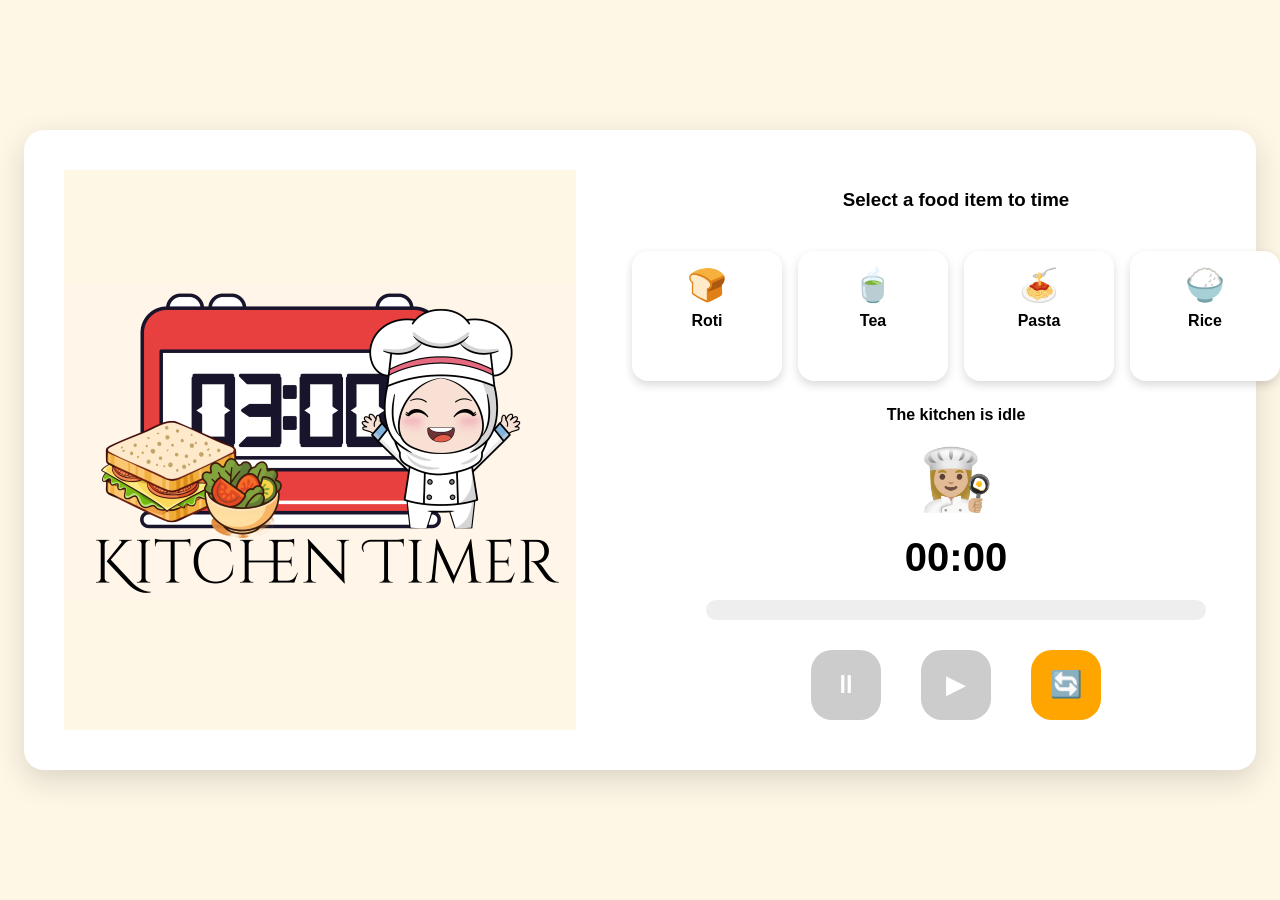
<file: kitchen-timer-app-v2/index.html>
<!DOCTYPE html>
<html>

<head>
  <meta charset="UTF-8">
  <meta name="viewport" content="width=device-width, initial-scale=1">
  <title>Kitchen Timer</title>
  <link rel="stylesheet" href="style.css">
  <link rel="manifest" href="manifest.json">
</head>

<body>
  <div class="app-container">
    <div class="left-panel">
      <div class="logo-area">
          <h1><img src="homePageLogo.png"></h1>
      </div>
    </div>
    <div class="right-panel">
      
      <h3><b>Select a food item to time</b></h3>

      <div id="timer-buttons"></div>

      <p id="status">The kitchen is idle</p>
      <div id="foodItem">👩🏼‍🍳</div>
      <h2 id="timer">00:00</h2>

      <div class="progress-bar">
        <div id="progress"></div>
      </div>

      <div class="controls">
        <button id="pauseBtn" onclick="pauseTimer()" disabled>⏸</button>
        <button id="resumeBtn" onclick="resumeTimer()" disabled>▶</button>
        <button onclick="resetTimer()">🔄</button>
      </div>
    </div>
  </div>

<audio id="alarm" src="alarm.mp3"></audio>
<script src="script.js"></script>

</body>
</html>
</file>
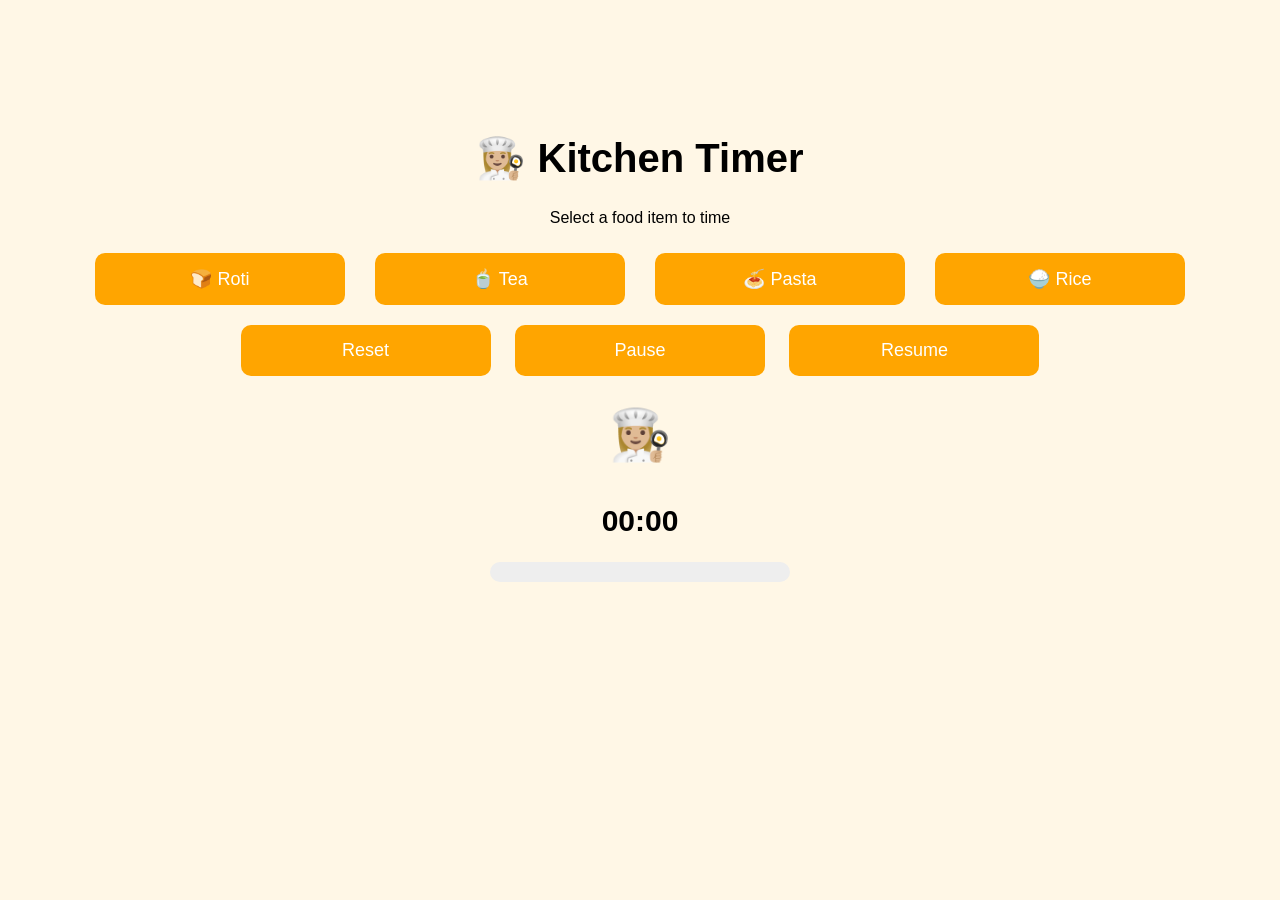
<file: kitchen-timer-app/index.html>
<!DOCTYPE html>
<html>

<head>
  <meta charset="UTF-8">
  <meta name="viewport" content="width=device-width, initial-scale=1">
  <title>Kitchen Timer</title>
  <link rel="stylesheet" href="style.css">
  <link rel="manifest" href="manifest.json">
</head>

<body>
<h1>👩🏼‍🍳 Kitchen Timer</h1>

<p>Select a food item to time</p>

<div id="timer-buttons"></div>
<button onclick="resetTimer()">Reset</button>
<button id="pauseBtn" onclick="pauseTimer()" disabled>Pause</button>
<button id="resumeBtn" onclick="resumeTimer()" disabled>Resume</button>

<p id="status"></p>
<div id="foodItem">👩🏼‍🍳</div>
<h2 id="timer">00:00</h2>

<div class="progress-bar">
  <div id="progress"></div>
</div>

<audio id="alarm" src="alarm.mp3"></audio>
<script src="script.js"></script>

</body>
</html>
</file>
<file: kitchen-timer-app-v2/style.css>
body{
  font-family: 'Gill Sans', 'Gill Sans MT', Calibri, 'Trebuchet MS', sans-serif;
  background-color:#fff7e6;
  margin:0;
  display:flex;
  justify-content:center;
  align-items:center;
  min-height:100vh;
  text-align: center;
}

.app-container{
  padding:30px;
  width:90%;
  max-width:900px;   /* allow expansion */
}

h1 {
  font-size: 40px;
}

button {
  padding: 15px 25px;
  margin: 10px;
  font-size: 18px;
  border-radius: 10px;
  border: none;
  background-color: orange;
  color: white;
  cursor: pointer;
  transition: transform 0.15s, box-shadow 0.15s;
  width:90%;
  max-width:250px;
}

button:disabled{
  background:#ccc;
  cursor:not-allowed;
}

button:hover {
  background-color: darkorange;
  transform:translateY(-2px);
  box-shadow:0 4px 10px rgba(0,0,0,0.15);
}

button:active{
  transform:scale(0.97);
}

#status{
  margin-top:25px;
  font-weight: bold;
}

#timer{
  margin-top:20px;
  font-size:clamp(32px,6vw,48px);
}

.progress-bar{
  width:100%;
  height:20px;
  background:#eee;
  margin:15px auto;
  border-radius:10px;
}

#progress {
  height: 100%;
  width: 0%;
  background: orange;
  border-radius: 10px;
  transition: width 1s linear;
}

#foodItem{
  font-size:50px;
  margin:20px;
  transition:transform 0.3s;
}

@keyframes bounce{
  0%{transform:translateY(0)}
  50%{transform:translateY(-6px)}
  100%{transform:translateY(0)}
}

.cooking{
  animation:bounce 1s infinite;
}

#timer-buttons{
  display:grid;
  grid-template-columns:repeat(auto-fit,minmax(120px,140px));
  gap:16px;
  margin-top:40px;
  justify-content:center;
  padding: 0 16px;
}

.controls{
  margin-top:15px;
  display:flex;
  justify-content:center;
  gap:20px;
}

.controls button{
  width:30px;
  height:40px;
  border-radius:30%;
  font-size:15px;
  display:flex;
  align-items:center;
  justify-content:center;
}

.food-card{
  background:white;
  border-radius:16px;
  width:120px;
  padding:15px;
  cursor:pointer;
  box-shadow:0 4px 10px rgba(0,0,0,0.15);
  transition:transform 0.15s, box-shadow 0.15s;
  display:flex;
  flex-direction:column;
  align-items:center;
}

.food-card:hover{
  transform:translateY(-4px);
  box-shadow:0 6px 18px rgba(0,0,0,0.2);
}

.food-icon{
  font-size:32px;
  margin-bottom:8px;
}

.food-name{
  font-size:16px;
  font-weight:600;
}


@media (min-width: 700px){

  .app-container{
    display:grid;
    grid-template-columns: 1fr 2fr;
    gap:40px;

    width:90%;
    max-width:1500px;

    background:white;
    padding:40px;
    border-radius:20px;
    box-shadow:0 10px 30px rgba(0,0,0,0.15);
  }

  .left-panel{
    display:flex;
    align-items:center;
    justify-content:center;
    text-align:center;
    background-color:#fff7e6;
  }

  .logo-area{
    font-size:90px;
  }

  .logo-area h1{
    font-size:28px;
    margin-top:10px;
  }

  .right-panel{
    text-align:center;
    align-items: center;
  }

  .food-card{
    align-items: center;      
  }
  
  #timer-buttons{
    grid-template-columns: repeat(4, 1fr);
  }

  #timer{
    font-size:40px;
    margin:15px 0;
  }

  .controls button{
    width:70px;
    height:70px;
    font-size:26px;
  }

  .food-card{
    min-height:100px;
  }

  #foodItem{
    font-size:60px;
  }

  .progress-bar{
    width:100%;
    max-width:500px;
    margin:20px auto;
  }
}

@media (max-width:700px){

  .app-container{
    grid-template-columns:1fr;
    gap:20px;
    padding:25px;
  }

  .logo-area{
    font-size:10px;
  }

  .logo-area img{
    width: 100%;
    max-width: 450px;
    height: auto;
  }

}
</file>
<file: kitchen-timer-app/style.css>
body {
  font-family: Arial;
  text-align: center;
  background-color: #fff7e6;
  padding-top: 100px;
}

h1 {
  font-size: 40px;
}

button {
  padding: 15px 25px;
  margin: 10px;
  font-size: 18px;
  border-radius: 10px;
  border: none;
  background-color: orange;
  color: white;
  cursor: pointer;
  transition: transform 0.2s;
  width:90%;
  max-width:250px;
}

button:hover {
  background-color: darkorange;
  transform: scale(1.1);
}

#timer {
  margin-top: 40px;
  font-size: 30px;
}

.progress-bar {
  width: 300px;
  height: 20px;
  background: #eee;
  margin: 20px auto;
  border-radius: 10px;
}

#progress {
  height: 100%;
  width: 0%;
  background: orange;
  border-radius: 10px;
  transition: width 1s linear;
}

#foodItem{
font-size:50px;
margin:20px;
transition:transform 0.3s;
}

@keyframes bounce{
0%{transform:translateY(0)}
50%{transform:translateY(-6px)}
100%{transform:translateY(0)}
}

.cooking{
animation:bounce 1s infinite;
}

#timer-buttons{
display:flex;
flex-wrap:wrap;
justify-content:center;
gap:10px;
}
</file>
